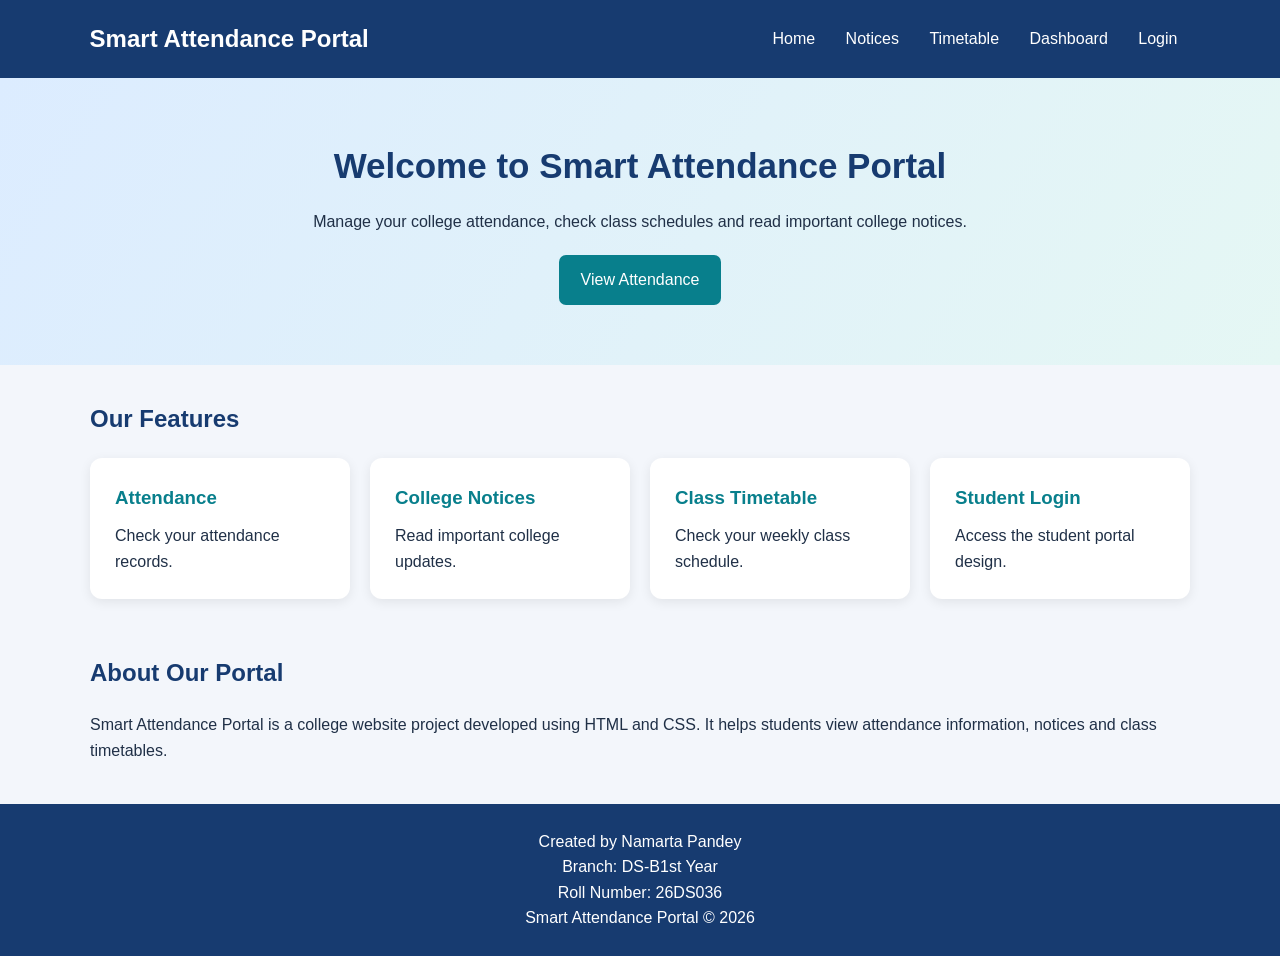
<file: index.html>
<!DOCTYPE html>
<html lang="en">

<head>
    <meta charset="UTF-8">
    <meta name="viewport" content="width=device-width, initial-scale=1.0">

    <title>Smart Attendance Portal</title>

    <link rel="stylesheet" href="style.css">
</head>

<body>

    <!-- Header Section -->
    <header>
        <h2>Smart Attendance Portal</h2>

        <nav>
            <a href="index.html">Home</a>
            <a href="notices.html">Notices</a>
            <a href="timetable.html">Timetable</a>
            <a href="dashboard.html">Dashboard</a>
            <a href="login.html">Login</a>
        </nav>
    </header>

    <!-- Home Section -->
    <section class="hero">

        <h1>Welcome to Smart Attendance Portal</h1>

        <p>
            Manage your college attendance,
            check class schedules and read
            important college notices.
        </p>

        <a href="dashboard.html" class="btn">
            View Attendance
        </a>

    </section>

    <!-- Features Section -->
    <section class="container">

        <h2>Our Features</h2>

        <div class="cards">

            <div class="card">
                <h3>Attendance</h3>
                <p>Check your attendance records.</p>
            </div>

            <div class="card">
                <h3>College Notices</h3>
                <p>Read important college updates.</p>
            </div>

            <div class="card">
                <h3>Class Timetable</h3>
                <p>Check your weekly class schedule.</p>
            </div>

            <div class="card">
                <h3>Student Login</h3>
                <p>Access the student portal design.</p>
            </div>

        </div>

    </section>

    <!-- About Section -->
    <section class="container">

        <h2>About Our Portal</h2>

        <p>
            Smart Attendance Portal is a college
            website project developed using HTML
            and CSS. It helps students view
            attendance information, notices
            and class timetables.
        </p>

    </section>

    <!-- Footer -->
    <footer>

        <p>Created by Namarta Pandey</p>
        <p>Branch: DS-B1st Year</p>
        <p>Roll Number: 26DS036</p>

        <p>Smart Attendance Portal © 2026</p>

    </footer>

</body>
</html>
</file>
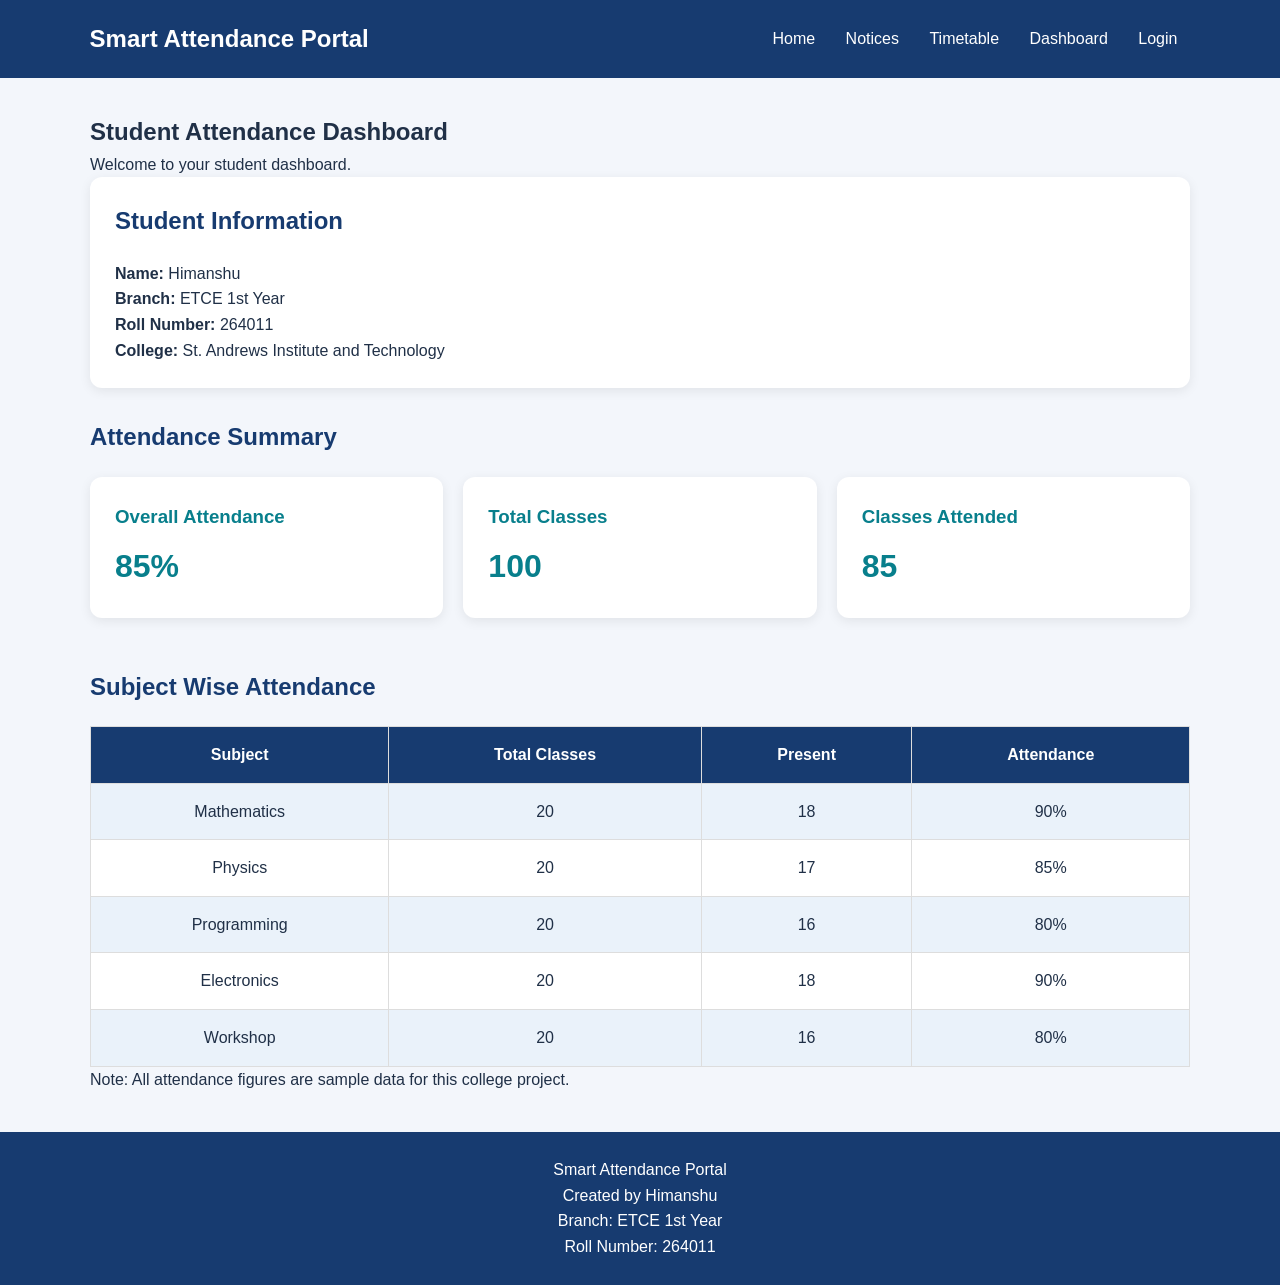
<file: dashboard.html>
<!DOCTYPE html>
<html lang="en">

<head>
    <meta charset="UTF-8">
    <meta name="viewport" content="width=device-width, initial-scale=1.0">

    <title>Attendance Dashboard - Smart Attendance Portal</title>

    <link rel="stylesheet" href="style.css">
</head>

<body>

    <!-- Header -->
    <header>

        <h2>Smart Attendance Portal</h2>

        <nav>
            <a href="index.html">Home</a>
            <a href="notices.html">Notices</a>
            <a href="timetable.html">Timetable</a>
            <a href="dashboard.html">Dashboard</a>
            <a href="login.html">Login</a>
        </nav>

    </header>

    <!-- Dashboard -->
    <section class="container">

        <h1>Student Attendance Dashboard</h1>

        <p>Welcome to your student dashboard.</p>

        <!-- Student Details -->
        <div class="card">

            <h2>Student Information</h2>

            <p><strong>Name:</strong> Himanshu</p>

            <p><strong>Branch:</strong> ETCE 1st Year</p>

            <p><strong>Roll Number:</strong> 264011</p>

            <p><strong>College:</strong> St. Andrews Institute and Technology</p>

        </div>

        <!-- Attendance Summary -->
        <h2>Attendance Summary</h2>

        <div class="cards">

            <div class="card">
                <h3>Overall Attendance</h3>
                <p class="stat">85%</p>
            </div>

            <div class="card">
                <h3>Total Classes</h3>
                <p class="stat">100</p>
            </div>

            <div class="card">
                <h3>Classes Attended</h3>
                <p class="stat">85</p>
            </div>

        </div>

        <!-- Subject Attendance -->
        <h2>Subject Wise Attendance</h2>

        <table>

            <tr>
                <th>Subject</th>
                <th>Total Classes</th>
                <th>Present</th>
                <th>Attendance</th>
            </tr>

            <tr>
                <td>Mathematics</td>
                <td>20</td>
                <td>18</td>
                <td>90%</td>
            </tr>

            <tr>
                <td>Physics</td>
                <td>20</td>
                <td>17</td>
                <td>85%</td>
            </tr>

            <tr>
                <td>Programming</td>
                <td>20</td>
                <td>16</td>
                <td>80%</td>
            </tr>

            <tr>
                <td>Electronics</td>
                <td>20</td>
                <td>18</td>
                <td>90%</td>
            </tr>

            <tr>
                <td>Workshop</td>
                <td>20</td>
                <td>16</td>
                <td>80%</td>
            </tr>

        </table>

        <p class="small-note">
            Note: All attendance figures are sample data
            for this college project.
        </p>

    </section>

    <!-- Footer -->
    <footer>

        <p>Smart Attendance Portal</p>

        <p>Created by Himanshu</p>

        <p>Branch: ETCE 1st Year</p>

        <p>Roll Number: 264011</p>

    </footer>

</body>
</html>
</file>
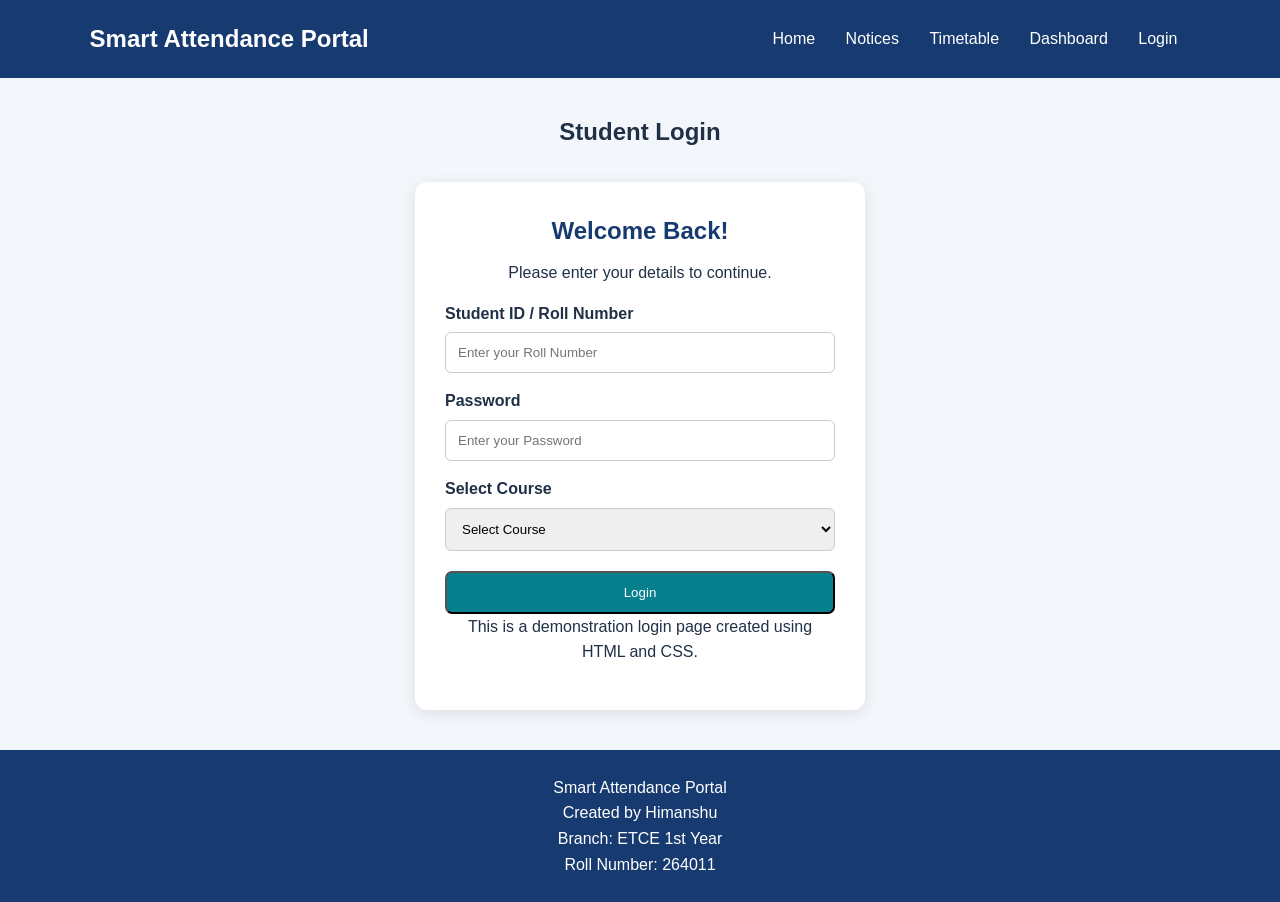
<file: login.html>
<!DOCTYPE html>
<html lang="en">

<head>
    <meta charset="UTF-8">
    <meta name="viewport" content="width=device-width, initial-scale=1.0">

    <title>Student Login - Smart Attendance Portal</title>

    <link rel="stylesheet" href="style.css">
</head>

<body>

    <!-- Header -->
    <header>

        <h2>Smart Attendance Portal</h2>

        <nav>
            <a href="index.html">Home</a>
            <a href="notices.html">Notices</a>
            <a href="timetable.html">Timetable</a>
            <a href="dashboard.html">Dashboard</a>
            <a href="login.html">Login</a>
        </nav>

    </header>

    <!-- Login Section -->
    <section class="container">

        <h1 style="text-align:center;">
            Student Login
        </h1>

        <div class="login-box">

            <h2>Welcome Back!</h2>

            <p>Please enter your details to continue.</p>

            <form action="#" method="post">

                <label for="studentid">
                    Student ID / Roll Number
                </label>

                <input
                    type="text"
                    id="studentid"
                    name="studentid"
                    placeholder="Enter your Roll Number"
                    required
                >

                <label for="password">
                    Password
                </label>

                <input
                    type="password"
                    id="password"
                    name="password"
                    placeholder="Enter your Password"
                    required
                >

                <label for="course">
                    Select Course
                </label>

                <select id="course" name="course" required>

                    <option value="">Select Course</option>

                    <option value="ETCE">
                        B.Tech ETCE
                    </option>

                    <option value="CSE">
                        B.Tech CSE
                    </option>

                    <option value="ECE">
                        B.Tech ECE
                    </option>

                </select>

                <button type="submit" class="btn">
                    Login
                </button>

            </form>

            <p class="small-note">
                This is a demonstration login page
                created using HTML and CSS.
            </p>

        </div>

    </section>

    <!-- Footer -->
    <footer>

        <p>Smart Attendance Portal</p>

        <p>Created by Himanshu</p>

        <p>Branch: ETCE 1st Year</p>

        <p>Roll Number: 264011</p>

    </footer>

</body>
</html>
</file>
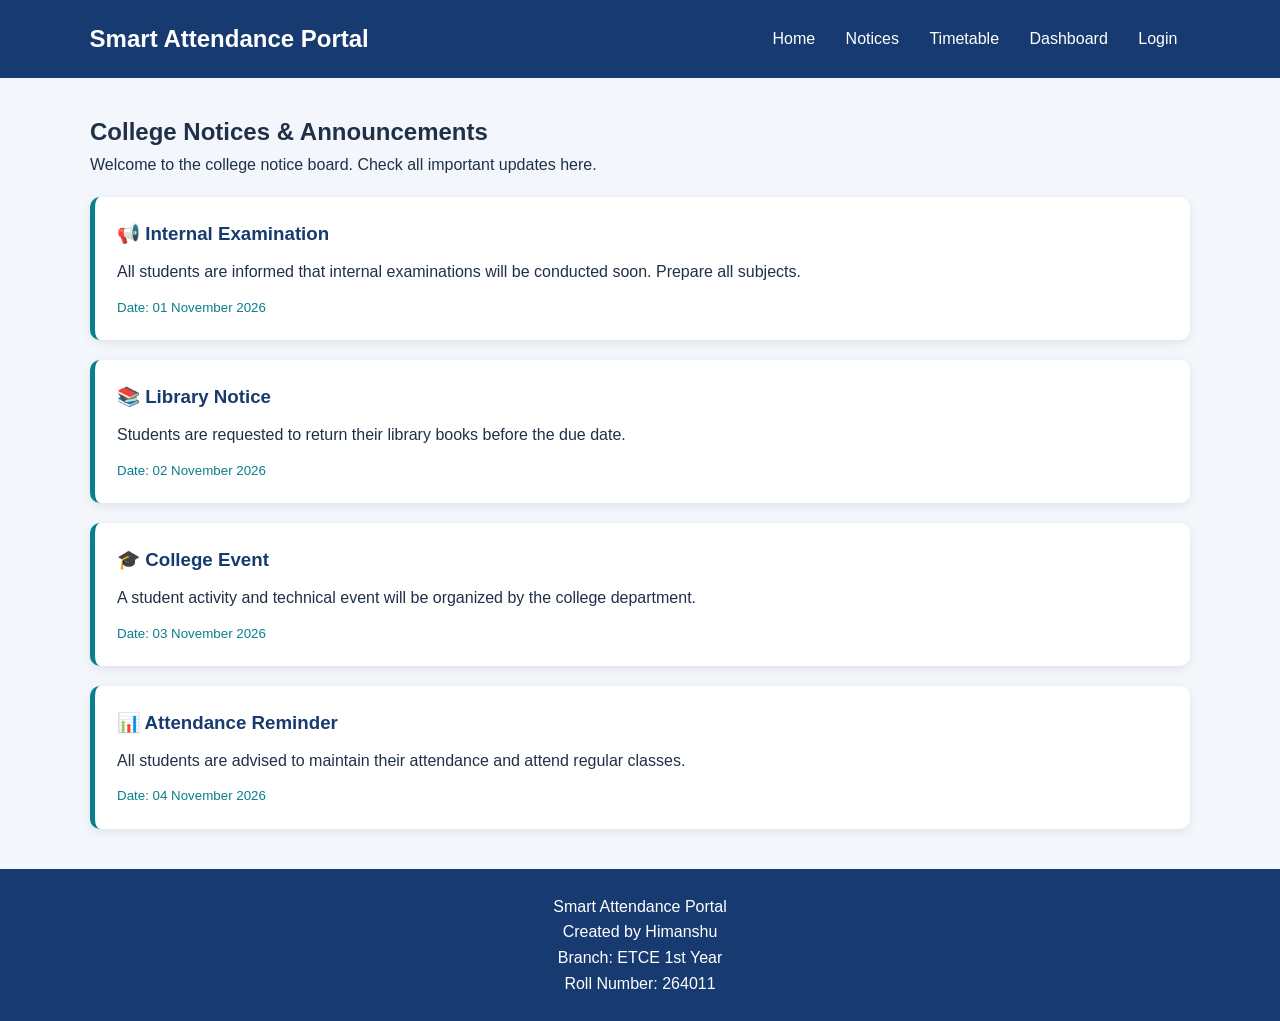
<file: notices.html>
<!DOCTYPE html>
<html lang="en">

<head>
    <meta charset="UTF-8">
    <meta name="viewport" content="width=device-width, initial-scale=1.0">

    <title>College Notices - Smart Attendance Portal</title>

    <link rel="stylesheet" href="style.css">
</head>

<body>

    <!-- Header -->
    <header>

        <h2>Smart Attendance Portal</h2>

        <nav>
            <a href="index.html">Home</a>
            <a href="notices.html">Notices</a>
            <a href="timetable.html">Timetable</a>
            <a href="dashboard.html">Dashboard</a>
            <a href="login.html">Login</a>
        </nav>

    </header>

    <!-- Main Section -->
    <section class="container">

        <h1>College Notices & Announcements</h1>

        <p>
            Welcome to the college notice board.
            Check all important updates here.
        </p>

        <!-- Notice 1 -->
        <div class="notice">

            <h3>📢 Internal Examination</h3>

            <p>
                All students are informed that
                internal examinations will be
                conducted soon. Prepare all subjects.
            </p>

            <small>Date: 01 November 2026</small>

        </div>

        <!-- Notice 2 -->
        <div class="notice">

            <h3>📚 Library Notice</h3>

            <p>
                Students are requested to return
                their library books before the
                due date.
            </p>

            <small>Date: 02 November 2026</small>

        </div>

        <!-- Notice 3 -->
        <div class="notice">

            <h3>🎓 College Event</h3>

            <p>
                A student activity and technical
                event will be organized by the
                college department.
            </p>

            <small>Date: 03 November 2026</small>

        </div>

        <!-- Notice 4 -->
        <div class="notice">

            <h3>📊 Attendance Reminder</h3>

            <p>
                All students are advised to
                maintain their attendance and
                attend regular classes.
            </p>

            <small>Date: 04 November 2026</small>

        </div>

    </section>

    <!-- Footer -->
    <footer>

        <p>Smart Attendance Portal</p>

        <p>Created by Himanshu</p>

        <p>Branch: ETCE 1st Year</p>

        <p>Roll Number: 264011</p>

    </footer>

</body>
</html>
</file>
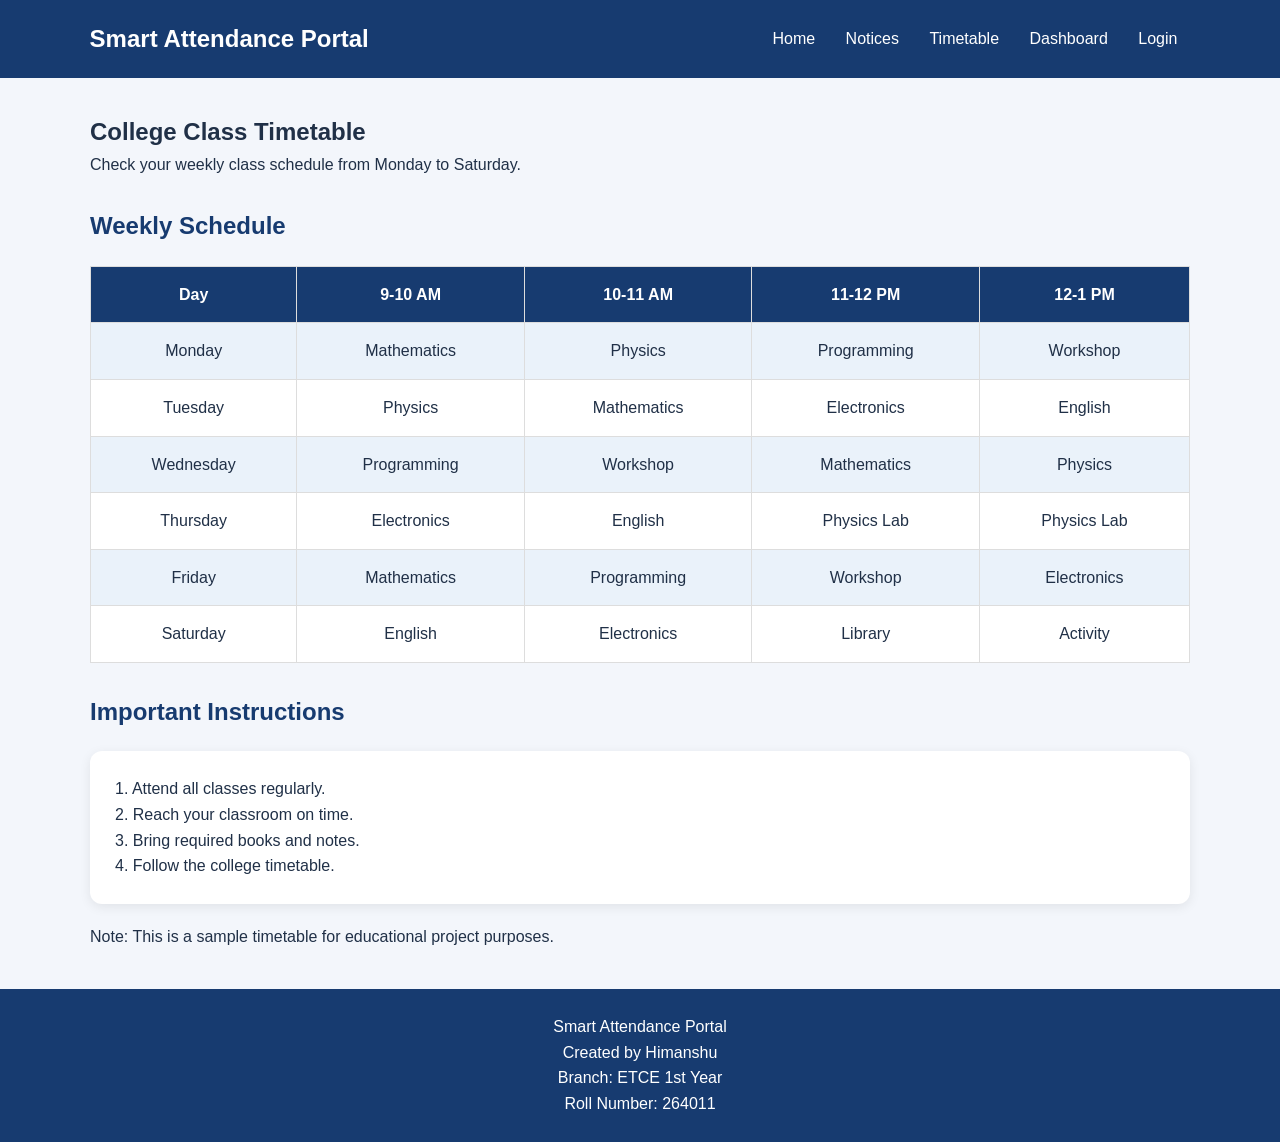
<file: timetable.html>
<!DOCTYPE html>
<html lang="en">

<head>
    <meta charset="UTF-8">
    <meta name="viewport" content="width=device-width, initial-scale=1.0">

    <title>Class Timetable - Smart Attendance Portal</title>

    <link rel="stylesheet" href="style.css">
</head>

<body>

    <!-- Header -->
    <header>

        <h2>Smart Attendance Portal</h2>

        <nav>
            <a href="index.html">Home</a>
            <a href="notices.html">Notices</a>
            <a href="timetable.html">Timetable</a>
            <a href="dashboard.html">Dashboard</a>
            <a href="login.html">Login</a>
        </nav>

    </header>

    <!-- Timetable Section -->
    <section class="container">

        <h1>College Class Timetable</h1>

        <p>
            Check your weekly class schedule
            from Monday to Saturday.
        </p>

        <h2>Weekly Schedule</h2>

        <table>

            <tr>
                <th>Day</th>
                <th>9-10 AM</th>
                <th>10-11 AM</th>
                <th>11-12 PM</th>
                <th>12-1 PM</th>
            </tr>

            <tr>
                <td>Monday</td>
                <td>Mathematics</td>
                <td>Physics</td>
                <td>Programming</td>
                <td>Workshop</td>
            </tr>

            <tr>
                <td>Tuesday</td>
                <td>Physics</td>
                <td>Mathematics</td>
                <td>Electronics</td>
                <td>English</td>
            </tr>

            <tr>
                <td>Wednesday</td>
                <td>Programming</td>
                <td>Workshop</td>
                <td>Mathematics</td>
                <td>Physics</td>
            </tr>

            <tr>
                <td>Thursday</td>
                <td>Electronics</td>
                <td>English</td>
                <td>Physics Lab</td>
                <td>Physics Lab</td>
            </tr>

            <tr>
                <td>Friday</td>
                <td>Mathematics</td>
                <td>Programming</td>
                <td>Workshop</td>
                <td>Electronics</td>
            </tr>

            <tr>
                <td>Saturday</td>
                <td>English</td>
                <td>Electronics</td>
                <td>Library</td>
                <td>Activity</td>
            </tr>

        </table>

        <!-- Instructions -->
        <h2>Important Instructions</h2>

        <div class="card">

            <p>1. Attend all classes regularly.</p>

            <p>2. Reach your classroom on time.</p>

            <p>3. Bring required books and notes.</p>

            <p>4. Follow the college timetable.</p>

        </div>

        <p class="small-note">
            Note: This is a sample timetable
            for educational project purposes.
        </p>

    </section>

    <!-- Footer -->
    <footer>

        <p>Smart Attendance Portal</p>

        <p>Created by Himanshu</p>

        <p>Branch: ETCE 1st Year</p>

        <p>Roll Number: 264011</p>

    </footer>

</body>
</html>
</file>
<file: style.css>
/* Basic Settings */
* {
    margin: 0;
    padding: 0;
    box-sizing: border-box;
}

/* Body Design */
body {
    font-family: Arial, sans-serif;
    background-color: #f3f6fb;
    color: #203047;
    line-height: 1.6;
}

/* Header */
header {
    background-color: #173b70;
    color: white;
    padding: 20px 7%;
    display: flex;
    justify-content: space-between;
    align-items: center;
    flex-wrap: wrap;
    gap: 15px;
}

/* Navigation */
nav a {
    color: white;
    text-decoration: none;
    padding: 10px;
    margin: 3px;
    border-radius: 5px;
}

nav a:hover {
    background-color: #087f8c;
}

/* Hero Section */
.hero {
    background: linear-gradient(
        120deg,
        #dcecff,
        #e5f7f4
    );
    padding: 60px 20px;
    text-align: center;
}

.hero h1 {
    color: #173b70;
    font-size: 35px;
    margin-bottom: 15px;
}

.hero p {
    margin-bottom: 20px;
}

/* Button */
.btn {
    display: inline-block;
    background-color: #087f8c;
    color: white;
    padding: 12px 22px;
    text-decoration: none;
    border-radius: 7px;
}

.btn:hover {
    background-color: #06636d;
}

/* Container */
.container {
    width: 90%;
    max-width: 1100px;
    margin: 35px auto;
}

.container h2 {
    color: #173b70;
    margin-bottom: 20px;
}

/* Cards */
.cards {
    display: grid;
    grid-template-columns:
    repeat(auto-fit, minmax(220px, 1fr));
    gap: 20px;
}

.card {
    background-color: white;
    padding: 25px;
    border-radius: 12px;
    box-shadow: 0 3px 12px
    rgba(0, 0, 0, 0.08);
    transition: 0.3s;
}

.card h3 {
    color: #087f8c;
    margin-bottom: 10px;
}

.card:hover {
    transform: translateY(-5px);
}

/* Footer */
footer {
    background-color: #173b70;
    color: white;
    text-align: center;
    padding: 25px;
    margin-top: 40px;
}

/* Mobile Responsive Design */
@media (max-width: 650px) {

    header {
        flex-direction: column;
        text-align: center;
    }

    nav {
        display: flex;
        flex-wrap: wrap;
        justify-content: center;
    }

    nav a {
        font-size: 13px;
    }

    .hero h1 {
        font-size: 26px;
    }

}

/* Notice Page Design */

.notice {
    background-color: white;
    padding: 22px;
    margin: 20px 0;
    border-left: 5px solid #087f8c;
    border-radius: 10px;
    box-shadow: 0 3px 10px rgba(0,0,0,0.08);
}

.notice h3 {
    color: #173b70;
    margin-bottom: 10px;
}

.notice small {
    display: block;
    color: #087f8c;
    margin-top: 12px;
}

/* Timetable Design */

table {
    width: 100%;
    border-collapse: collapse;
    margin-top: 20px;
    background-color: white;
}

th {
    background-color: #173b70;
    color: white;
}

th, td {
    padding: 15px;
    border: 1px solid #ddd;
    text-align: center;
}

tr:nth-child(even) {
    background-color: #eaf2fa;
}

tr:hover {
    background-color: #dcecff;
}

/* Dashboard Design */

.stat {
    font-size: 32px;
    font-weight: bold;
    color: #087f8c;
    margin-top: 10px;
}

.card {
    margin-bottom: 20px;
}

.container > h2 {
    margin-top: 30px;
}

/* Login Page Design */

.login-box {
    background-color: white;
    max-width: 450px;
    margin: 30px auto;
    padding: 30px;
    border-radius: 12px;
    box-shadow: 0 3px 15px
    rgba(0, 0, 0, 0.10);
}

.login-box h2 {
    text-align: center;
    color: #173b70;
    margin-bottom: 10px;
}

.login-box p {
    text-align: center;
    margin-bottom: 15px;
}

.login-box label {
    display: block;
    margin: 15px 0 6px;
    font-weight: bold;
}

.login-box input,
.login-box select {
    width: 100%;
    padding: 12px;
    border: 1px solid #ccc;
    border-radius: 6px;
}

.login-box button {
    width: 100%;
    margin-top: 20px;
}
</file>
